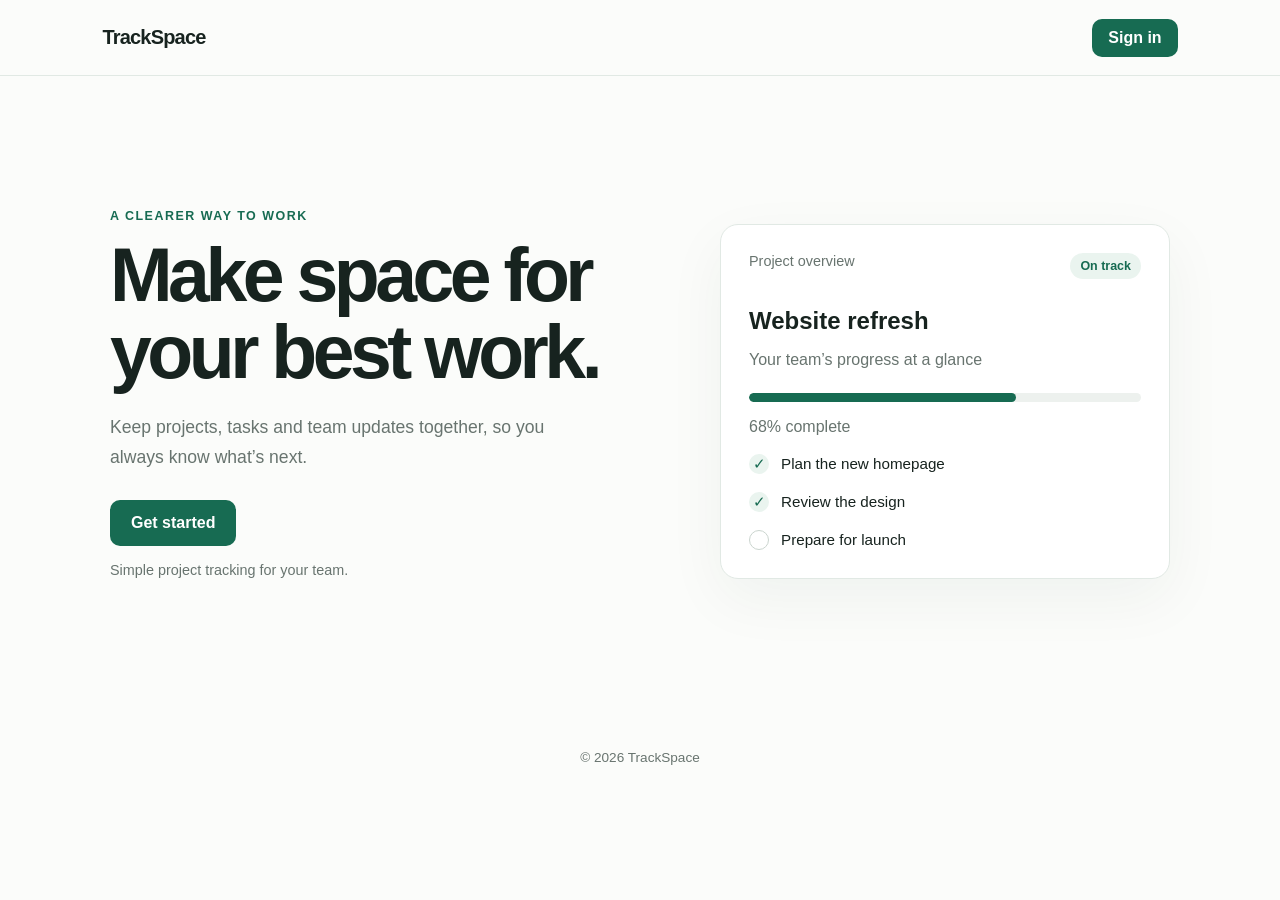
<file: index.html>
<!doctype html>
<html lang="en">
<head>
  <meta charset="utf-8">
  <meta name="viewport" content="width=device-width, initial-scale=1">
  <title>TrackSpace — Keep your projects moving</title>
  <link rel="stylesheet" href="style.css">
  <script src="script.js" defer></script>
</head>
<body>
  <header class="topbar">
    <a class="logo" href="index.html">TrackSpace</a>
    <a class="button button-small" href="signin.html">Sign in</a>
  </header>

  <main class="hero">
    <div class="hero-content">
      <p class="eyebrow">A clearer way to work</p>
      <h1>Make space for your best work.</h1>
      <p class="intro">
        Keep projects, tasks and team updates together, so you always know
        what’s next.
      </p>
      <a class="button" href="signin.html">Get started</a>
      <p class="note">Simple project tracking for your team.</p>
    </div>

    <section class="preview" aria-label="Example project overview">
      <div class="preview-top">
        <span>Project overview</span>
        <span class="status">On track</span>
      </div>
      <h2>Website refresh</h2>
      <p class="muted">Your team’s progress at a glance</p>
      <div class="progress"><span></span></div>
      <p class="muted">68% complete</p>
      <div class="task"><span class="check">✓</span> Plan the new homepage</div>
      <div class="task"><span class="check">✓</span> Review the design</div>
      <div class="task"><span class="empty-check"></span> Prepare for launch</div>
    </section>
  </main>

  <footer>© 2026 TrackSpace</footer>
</body>
</html>
</file>
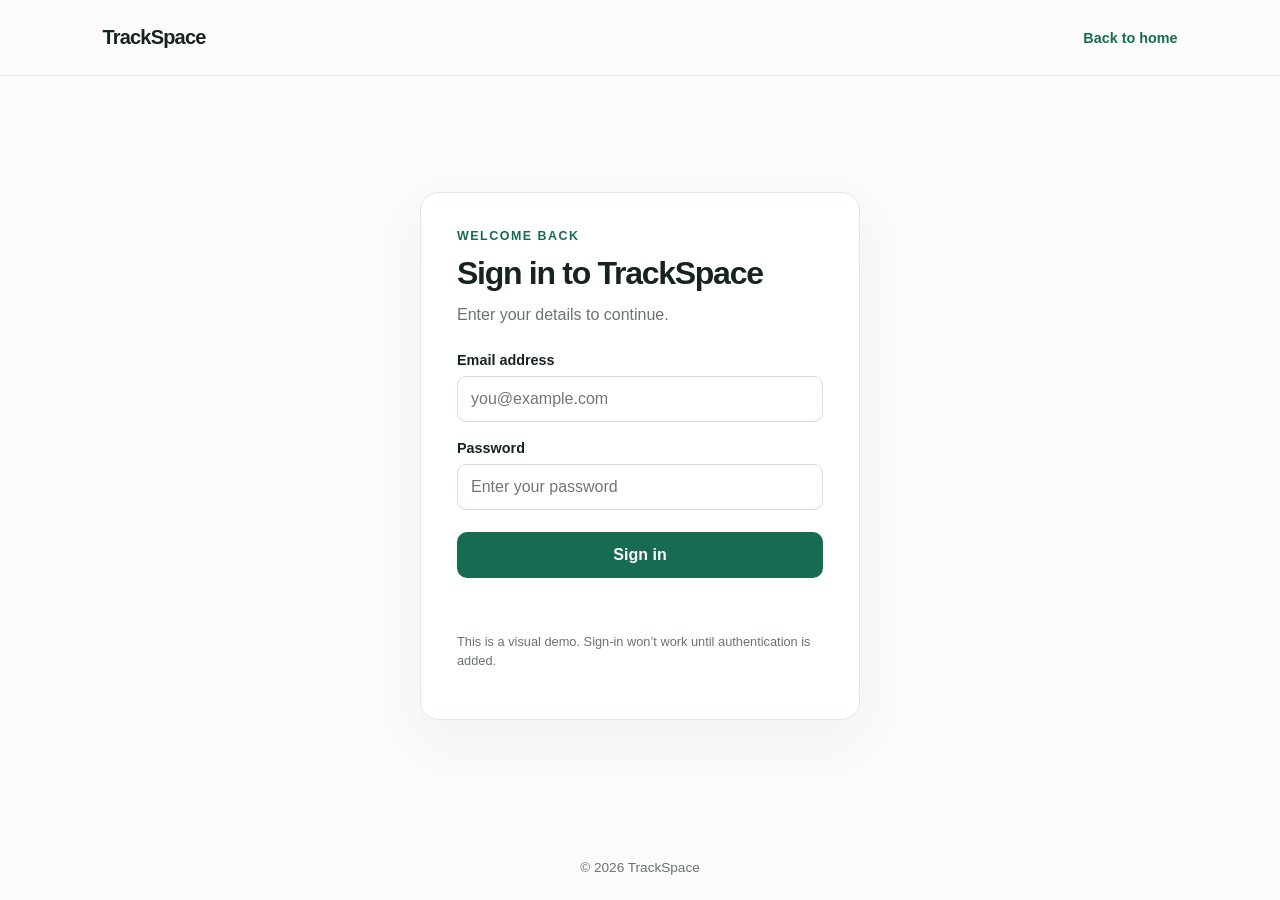
<file: signin.html>
<!doctype html>
<html lang="en">
<head>
  <meta charset="utf-8">
  <meta name="viewport" content="width=device-width, initial-scale=1">
  <title>Sign in — TrackSpace</title>
  <link rel="stylesheet" href="style.css">
  <script src="script.js" defer></script>
</head>
<body>
  <header class="topbar">
    <a class="logo" href="index.html">TrackSpace</a>
    <a class="text-link" href="index.html">Back to home</a>
  </header>

  <main class="signin-wrap">
    <section class="signin-card">
      <p class="eyebrow">Welcome back</p>
      <h1>Sign in to TrackSpace</h1>
      <p class="muted">Enter your details to continue.</p>

      <form id="signin-form">
        <label for="email">Email address</label>
        <input id="email" name="email" type="email"
               placeholder="you@example.com" autocomplete="email" required>

        <label for="password">Password</label>
        <input id="password" name="password" type="password"
               placeholder="Enter your password"
               autocomplete="current-password" required>

        <button class="button full-width" type="submit">Sign in</button>
        <p id="form-message" class="form-message" role="status"></p>
      </form>

      <p class="small-print">
        This is a visual demo. Sign-in won’t work until authentication is added.
      </p>
    </section>
  </main>

  <footer>© 2026 TrackSpace</footer>
</body>
</html>
</file>
<file: style.css>
:root {
  color-scheme: light;
  --ink: #17231f;
  --muted: #68746f;
  --green: #176b52;
  --pale: #eaf4ef;
  --line: #e1e9e4;
}

* {
  box-sizing: border-box;
}

body {
  margin: 0;
  background: #fbfcfa;
  color: var(--ink);
  font-family: Arial, sans-serif;
}

a {
  color: inherit;
  text-decoration: none;
}

.topbar {
  height: 76px;
  padding: 0 8%;
  display: flex;
  align-items: center;
  justify-content: space-between;
  border-bottom: 1px solid var(--line);
}

.logo {
  font-size: 1.25rem;
  font-weight: 700;
  letter-spacing: -0.04em;
}

.button {
  display: inline-block;
  border: 0;
  border-radius: 10px;
  padding: 14px 21px;
  background: var(--green);
  color: white;
  font: inherit;
  font-weight: 700;
  cursor: pointer;
}

.button:hover {
  background: #10553f;
}

.button-small {
  padding: 10px 16px;
}

.hero {
  width: min(1060px, 84%);
  min-height: 650px;
  margin: auto;
  display: grid;
  grid-template-columns: 1.1fr 0.9fr;
  align-items: center;
  gap: 60px;
  padding: 70px 0;
}

.eyebrow {
  margin: 0 0 14px;
  color: var(--green);
  font-size: 0.78rem;
  font-weight: 700;
  letter-spacing: 0.12em;
  text-transform: uppercase;
}

h1 {
  max-width: 600px;
  margin: 0;
  font-size: clamp(2.6rem, 6vw, 4.7rem);
  line-height: 1.02;
  letter-spacing: -0.06em;
}

.intro {
  max-width: 480px;
  margin: 22px 0 28px;
  color: var(--muted);
  font-size: 1.1rem;
  line-height: 1.7;
}

.note,
.muted,
.small-print {
  color: var(--muted);
}

.note {
  margin-top: 16px;
  font-size: 0.9rem;
}

.preview,
.signin-card {
  border: 1px solid var(--line);
  border-radius: 18px;
  background: white;
  box-shadow: 0 20px 60px #17392a0d;
}

.preview {
  padding: 28px;
}

.preview-top {
  display: flex;
  justify-content: space-between;
  color: var(--muted);
  font-size: 0.9rem;
}

.status {
  border-radius: 20px;
  padding: 6px 10px;
  background: var(--pale);
  color: var(--green);
  font-size: 0.78rem;
  font-weight: 700;
}

.preview h2 {
  margin: 28px 0 8px;
  font-size: 1.5rem;
}

.progress {
  height: 9px;
  margin: 24px 0 10px;
  overflow: hidden;
  border-radius: 9px;
  background: #edf1ee;
}

.progress span {
  display: block;
  width: 68%;
  height: 100%;
  border-radius: inherit;
  background: var(--green);
}

.task {
  display: flex;
  align-items: center;
  gap: 12px;
  margin-top: 18px;
  font-size: 0.95rem;
}

.check,
.empty-check {
  width: 20px;
  height: 20px;
  display: inline-grid;
  place-items: center;
  border-radius: 50%;
}

.check {
  background: var(--pale);
  color: var(--green);
}

.empty-check {
  border: 1px solid #cbd5cf;
}

footer {
  padding: 24px;
  color: var(--muted);
  text-align: center;
  font-size: 0.85rem;
}

.signin-wrap {
  min-height: calc(100vh - 140px);
  display: grid;
  place-items: center;
  padding: 48px 20px;
}

.signin-card {
  width: min(440px, 100%);
  padding: 36px;
}

.signin-card h1 {
  font-size: 2rem;
  letter-spacing: -0.04em;
}

.signin-card .muted {
  margin-bottom: 28px;
}

form label {
  display: block;
  margin: 18px 0 8px;
  font-size: 0.9rem;
  font-weight: 700;
}

form input {
  width: 100%;
  border: 1px solid #d5dfd9;
  border-radius: 9px;
  padding: 13px;
  font: inherit;
}

form input:focus {
  outline: 2px solid #a8d3bd;
  border-color: var(--green);
}

.full-width {
  width: 100%;
  margin-top: 22px;
}

.text-link {
  color: var(--green);
  font-size: 0.9rem;
  font-weight: 700;
}

.form-message {
  min-height: 20px;
  color: var(--green);
  font-size: 0.9rem;
}

.small-print {
  margin-top: 20px;
  font-size: 0.8rem;
  line-height: 1.5;
}

@media (max-width: 720px) {
  .topbar {
    padding: 0 6%;
  }

  .hero {
    width: 88%;
    grid-template-columns: 1fr;
    gap: 36px;
    padding: 64px 0;
  }

  .preview {
    padding: 22px;
  }

  .signin-card {
    padding: 28px 22px;
  }
}
</file>
